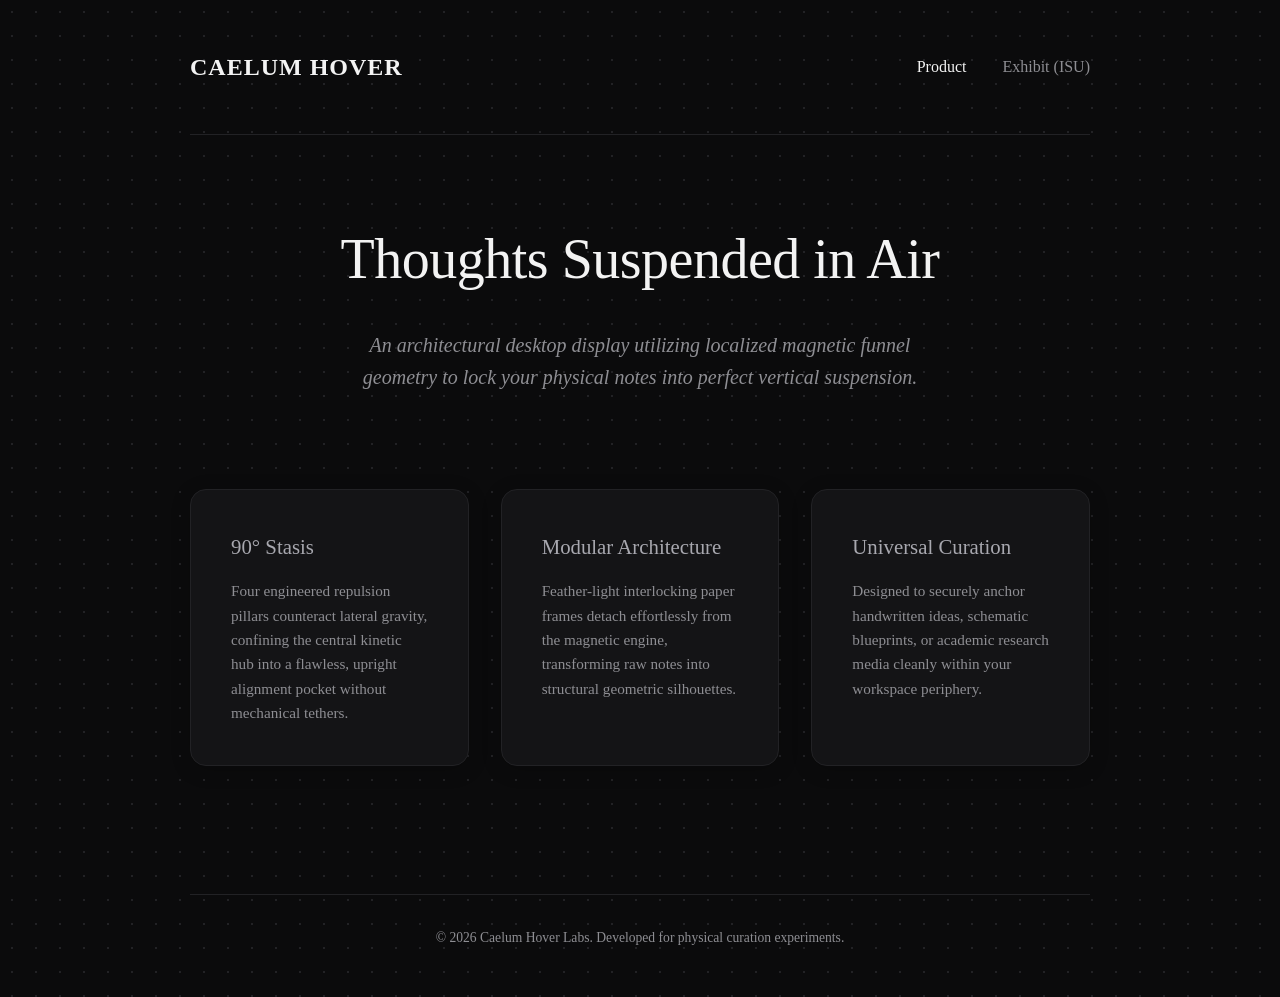
<file: index.html>
<!DOCTYPE html>
<html lang="en">
<head>
    <meta charset="UTF-8">
    <meta name="viewport" content="width=device-width, initial-scale=1.0">
    <title>Caelum Hover — Desktop Kinetic Sculpture</title>
    <link rel="stylesheet" href="css/style.css">
</head>
<body>

    <header>
        <div class="brand-name">CAELUM HOVER</div>
        <nav>
            <a href="index.html" class="active">Product</a>
            <a href="project.html">Exhibit (ISU)</a>
        </nav>
    </header>

    <main>
        <section class="hero-section">
            <h1>Thoughts Suspended in Air</h1>
            <p class="subtitle">An architectural desktop display utilizing localized magnetic funnel geometry to lock your physical notes into perfect vertical suspension.</p>
        </section>

        <section class="product-grid">
            <div class="feature-card">
                <h3>90° Stasis</h3>
                <p>Four engineered repulsion pillars counteract lateral gravity, confining the central kinetic hub into a flawless, upright alignment pocket without mechanical tethers.</p>
            </div>
            <div class="feature-card">
                <h3>Modular Architecture</h3>
                <p>Feather-light interlocking paper frames detach effortlessly from the magnetic engine, transforming raw notes into structural geometric silhouettes.</p>
            </div>
            <div class="feature-card">
                <h3>Universal Curation</h3>
                <p>Designed to securely anchor handwritten ideas, schematic blueprints, or academic research media cleanly within your workspace periphery.</p>
            </div>
        </section>
    </main>

    <footer>
        <p>&copy; 2026 Caelum Hover Labs. Developed for physical curation experiments.</p>
    </footer>

</body>
</html>
</file>
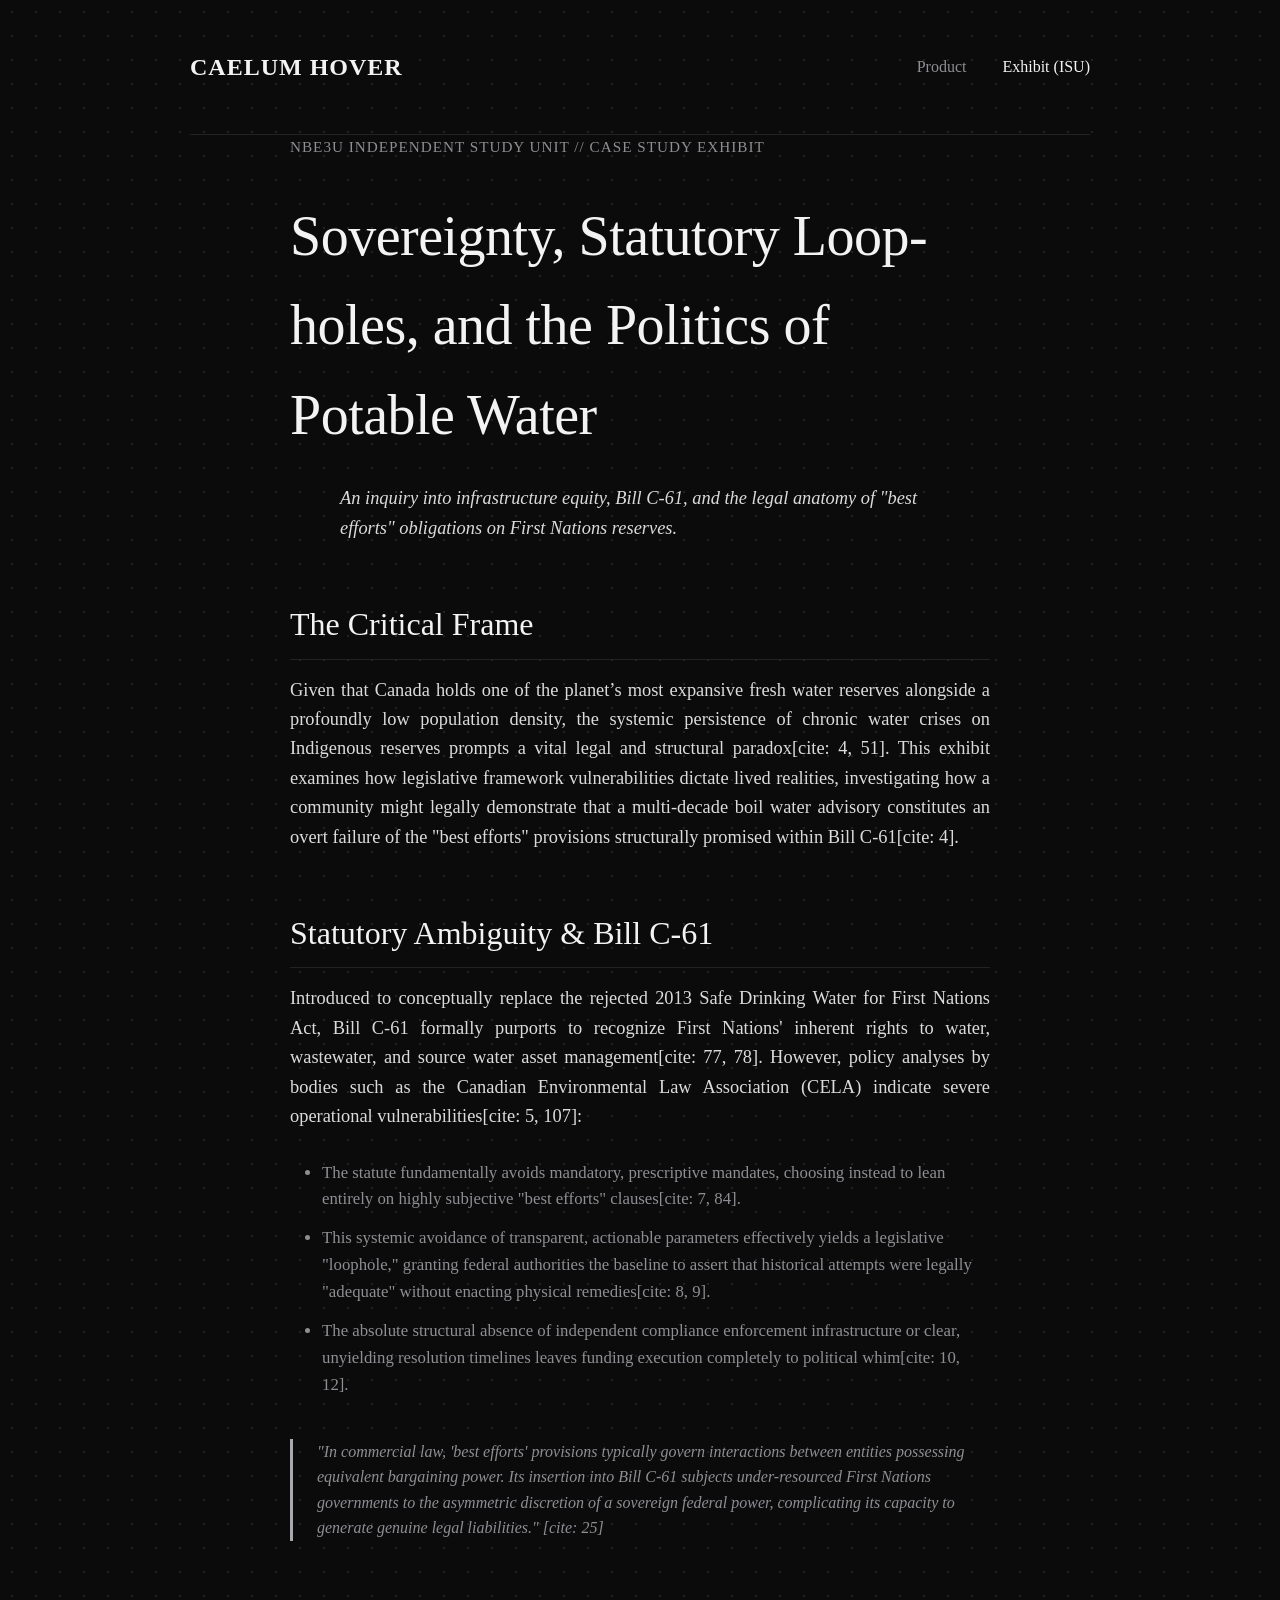
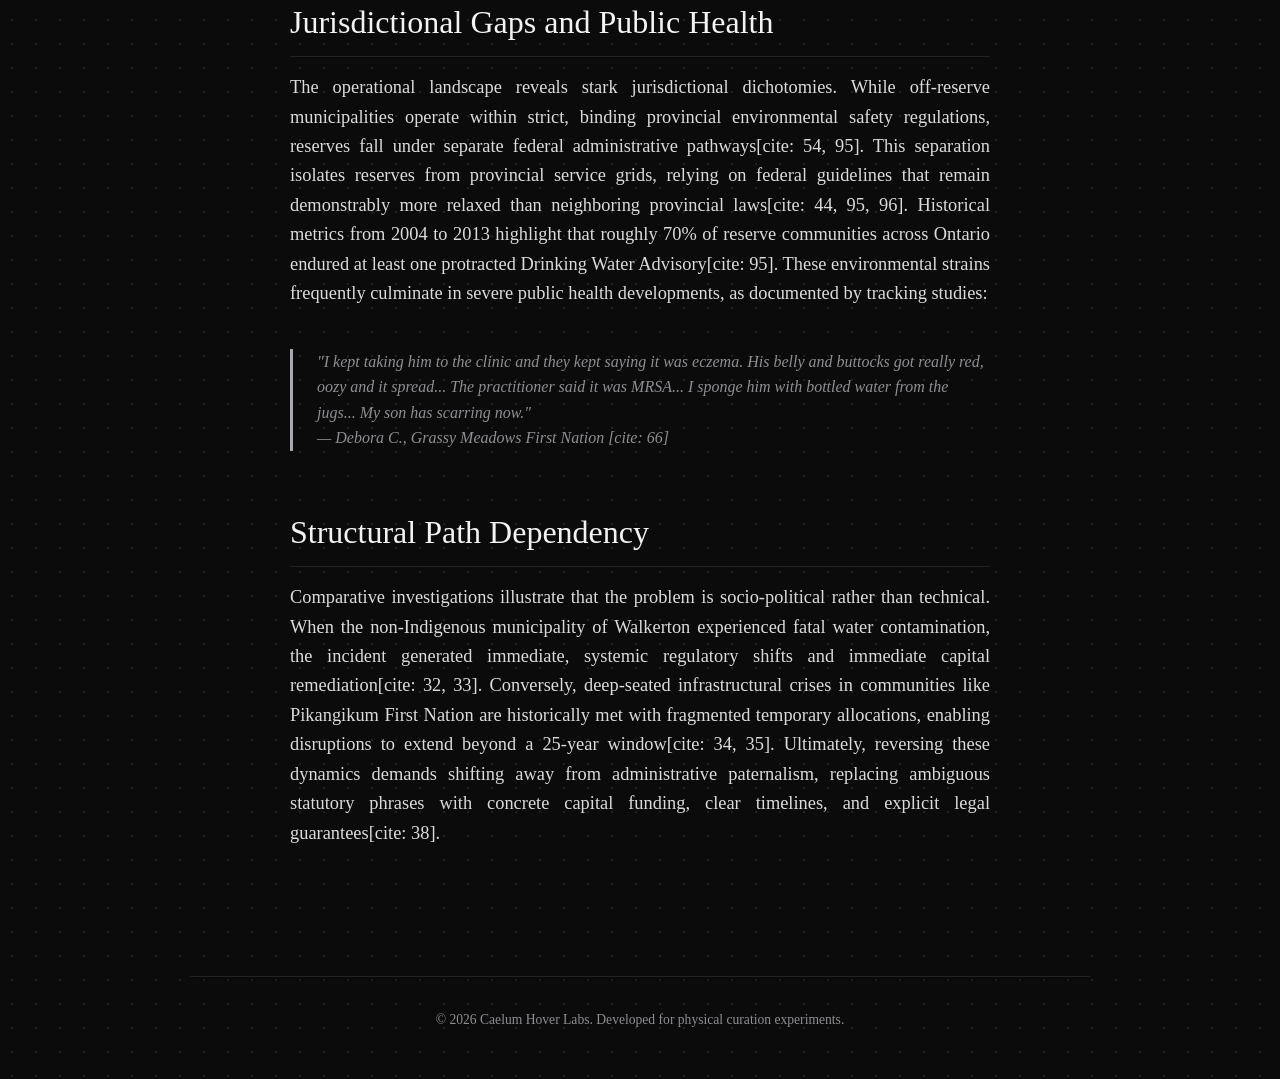
<file: project.html>
<!DOCTYPE html>
<html lang="en">
<head>
    <meta charset="UTF-8">
    <meta name="viewport" content="width=device-width, initial-scale=1.0">
    <title>Caelum Hover — Case Study Exhibit</title>
    <link rel="stylesheet" href="css/style.css">
</head>
<body>

    <header>
        <div class="brand-name">CAELUM HOVER</div>
        <nav>
            <a href="index.html">Product</a>
            <a href="project.html" class="active">Exhibit (ISU)</a>
        </nav>
    </header>

    <main class="editorial-container">
        <article class="editorial-body">
            <div class="meta-info">NBE3U Independent Study Unit // Case Study Exhibit</div>
            
            <h1>Sovereignty, Statutory Loop-holes, and the Politics of Potable Water</h1>
            <p class="subtitle" style="margin-bottom: 3rem; text-align: left;">An inquiry into infrastructure equity, Bill C-61, and the legal anatomy of "best efforts" obligations on First Nations reserves.</p>

            <h2>The Critical Frame</h2>
            <p>Given that Canada holds one of the planet’s most expansive fresh water reserves alongside a profoundly low population density, the systemic persistence of chronic water crises on Indigenous reserves prompts a vital legal and structural paradox[cite: 4, 51]. This exhibit examines how legislative framework vulnerabilities dictate lived realities, investigating how a community might legally demonstrate that a multi-decade boil water advisory constitutes an overt failure of the "best efforts" provisions structurally promised within Bill C-61[cite: 4].</p>

            <h2>Statutory Ambiguity & Bill C-61</h2>
            <p>Introduced to conceptually replace the rejected 2013 Safe Drinking Water for First Nations Act, Bill C-61 formally purports to recognize First Nations' inherent rights to water, wastewater, and source water asset management[cite: 77, 78]. However, policy analyses by bodies such as the Canadian Environmental Law Association (CELA) indicate severe operational vulnerabilities[cite: 5, 107]:</p>
            <ul>
                <li>The statute fundamentally avoids mandatory, prescriptive mandates, choosing instead to lean entirely on highly subjective "best efforts" clauses[cite: 7, 84].</li>
                <li>This systemic avoidance of transparent, actionable parameters effectively yields a legislative "loophole," granting federal authorities the baseline to assert that historical attempts were legally "adequate" without enacting physical remedies[cite: 8, 9].</li>
                <li>The absolute structural absence of independent compliance enforcement infrastructure or clear, unyielding resolution timelines leaves funding execution completely to political whim[cite: 10, 12].</li>
            </ul>

            <div class="blockquote-quote">
                "In commercial law, 'best efforts' provisions typically govern interactions between entities possessing equivalent bargaining power. Its insertion into Bill C-61 subjects under-resourced First Nations governments to the asymmetric discretion of a sovereign federal power, complicating its capacity to generate genuine legal liabilities." [cite: 25]
            </div>

            <h2>Jurisdictional Gaps and Public Health</h2>
            <p>The operational landscape reveals stark jurisdictional dichotomies. While off-reserve municipalities operate within strict, binding provincial environmental safety regulations, reserves fall under separate federal administrative pathways[cite: 54, 95]. This separation isolates reserves from provincial service grids, relying on federal guidelines that remain demonstrably more relaxed than neighboring provincial laws[cite: 44, 95, 96]. Historical metrics from 2004 to 2013 highlight that roughly 70% of reserve communities across Ontario endured at least one protracted Drinking Water Advisory[cite: 95]. These environmental strains frequently culminate in severe public health developments, as documented by tracking studies:</p>
            
            <div class="blockquote-quote">
                "I kept taking him to the clinic and they kept saying it was eczema. His belly and buttocks got really red, oozy and it spread... The practitioner said it was MRSA... I sponge him with bottled water from the jugs... My son has scarring now." <br>— Debora C., Grassy Meadows First Nation [cite: 66]
            </div>

            <h2>Structural Path Dependency</h2>
            <p>Comparative investigations illustrate that the problem is socio-political rather than technical. When the non-Indigenous municipality of Walkerton experienced fatal water contamination, the incident generated immediate, systemic regulatory shifts and immediate capital remediation[cite: 32, 33]. Conversely, deep-seated infrastructural crises in communities like Pikangikum First Nation are historically met with fragmented temporary allocations, enabling disruptions to extend beyond a 25-year window[cite: 34, 35]. Ultimately, reversing these dynamics demands shifting away from administrative paternalism, replacing ambiguous statutory phrases with concrete capital funding, clear timelines, and explicit legal guarantees[cite: 38].</p>
        </article>
    </main>

    <footer>
        <p>&copy; 2026 Caelum Hover Labs. Developed for physical curation experiments.</p>
    </footer>

</body>
</html>
</file>
<file: css/style.css>
/* Core Layout & Theme Variables */
:root {
    --bg-color: #0b0b0c;
    --card-bg: #141416;
    --text-primary: #f3f3f3;
    --text-secondary: #8e8e93;
    --accent: #a8a8af;
    --border-color: #222225;
}

* {
    box-sizing: border-box;
    margin: 0;
    padding: 0;
}

body {
    background-color: var(--bg-color);
    /* Subtle dot grid pattern */
    background-image: radial-gradient(var(--border-color) 1px, transparent 1px);
    background-size: 24px 24px;
    color: var(--text-primary);
    font-family: 'Cambria', Georgia, serif;
    line-height: 1.6;
    padding: 0 2rem;
}

/* Navigation Layout */
header {
    max-width: 900px;
    margin: 0 auto;
    padding: 3rem 0;
    display: flex;
    justify-content: space-between;
    align-items: center;
    border-bottom: 1px solid var(--border-color);
}

.brand-name {
    font-size: 1.5rem;
    font-weight: bold;
    letter-spacing: 1px;
    color: var(--text-primary);
}

nav a {
    color: var(--text-secondary);
    text-decoration: none;
    margin-left: 2rem;
    font-size: 1rem;
    transition: color 0.2s ease;
}

nav a:hover, nav a.active {
    color: var(--text-primary);
}

/* Main Content Styling */
main {
    max-width: 900px;
    margin: 5rem auto;
}

.hero-section {
    text-align: center;
    margin-bottom: 6rem;
}

h1 {
    font-size: 3.5rem;
    font-weight: normal;
    margin-bottom: 1.5rem;
    letter-spacing: -0.5px;
}

.subtitle {
    font-size: 1.25rem;
    color: var(--text-secondary);
    max-width: 600px;
    margin: 0 auto;
    font-style: italic;
}

/* Features Grid - Rounded Adjustments */
.product-grid {
    display: grid;
    grid-template-columns: repeat(auto-fit, minmax(250px, 1fr));
    gap: 2rem;
    margin-top: 4rem;
}

.feature-card {
    background-color: var(--card-bg);
    border: 1px solid var(--border-color);
    padding: 2.5rem;
    border-radius: 16px; /* Enhanced rounded corners while preserving square architecture */
    box-shadow: 0 4px 20px rgba(0, 0, 0, 0.2);
}

.feature-card h3 {
    font-size: 1.3rem;
    font-weight: normal;
    margin-bottom: 1rem;
    color: var(--accent);
}

.feature-card p {
    color: var(--text-secondary);
    font-size: 0.95rem;
}

/* Long-Form Blog Editorial Layout (ISU Exhibit) */
.editorial-container {
    max-width: 700px;
    margin: 0 auto;
}

.meta-info {
    color: var(--text-secondary);
    font-size: 0.95rem;
    margin-bottom: 2rem;
    text-transform: uppercase;
    letter-spacing: 1px;
}

.editorial-body h2 {
    font-size: 2rem;
    font-weight: normal;
    margin-top: 3.5rem;
    margin-bottom: 1rem;
    color: var(--text-primary);
    border-bottom: 1px solid var(--border-color);
    padding-bottom: 0.5rem;
}

.editorial-body p {
    font-size: 1.15rem;
    color: #dbdbdb;
    margin-bottom: 1.75rem;
    text-align: justify;
}

.editorial-body ul {
    margin-left: 2rem;
    margin-bottom: 1.75rem;
    color: var(--text-secondary);
}

.editorial-body li {
    margin-bottom: 0.75rem;
    font-size: 1.05rem;
}

.blockquote-quote {
    border-left: 3px solid var(--accent);
    padding-left: 1.5rem;
    margin: 2.5rem 0;
    font-style: italic;
    color: var(--text-secondary);
}

footer {
    max-width: 900px;
    margin: 8rem auto 3rem auto;
    text-align: center;
    color: var(--text-secondary);
    font-size: 0.85rem;
    border-top: 1px solid var(--border-color);
    padding-top: 2rem;
}
</file>
